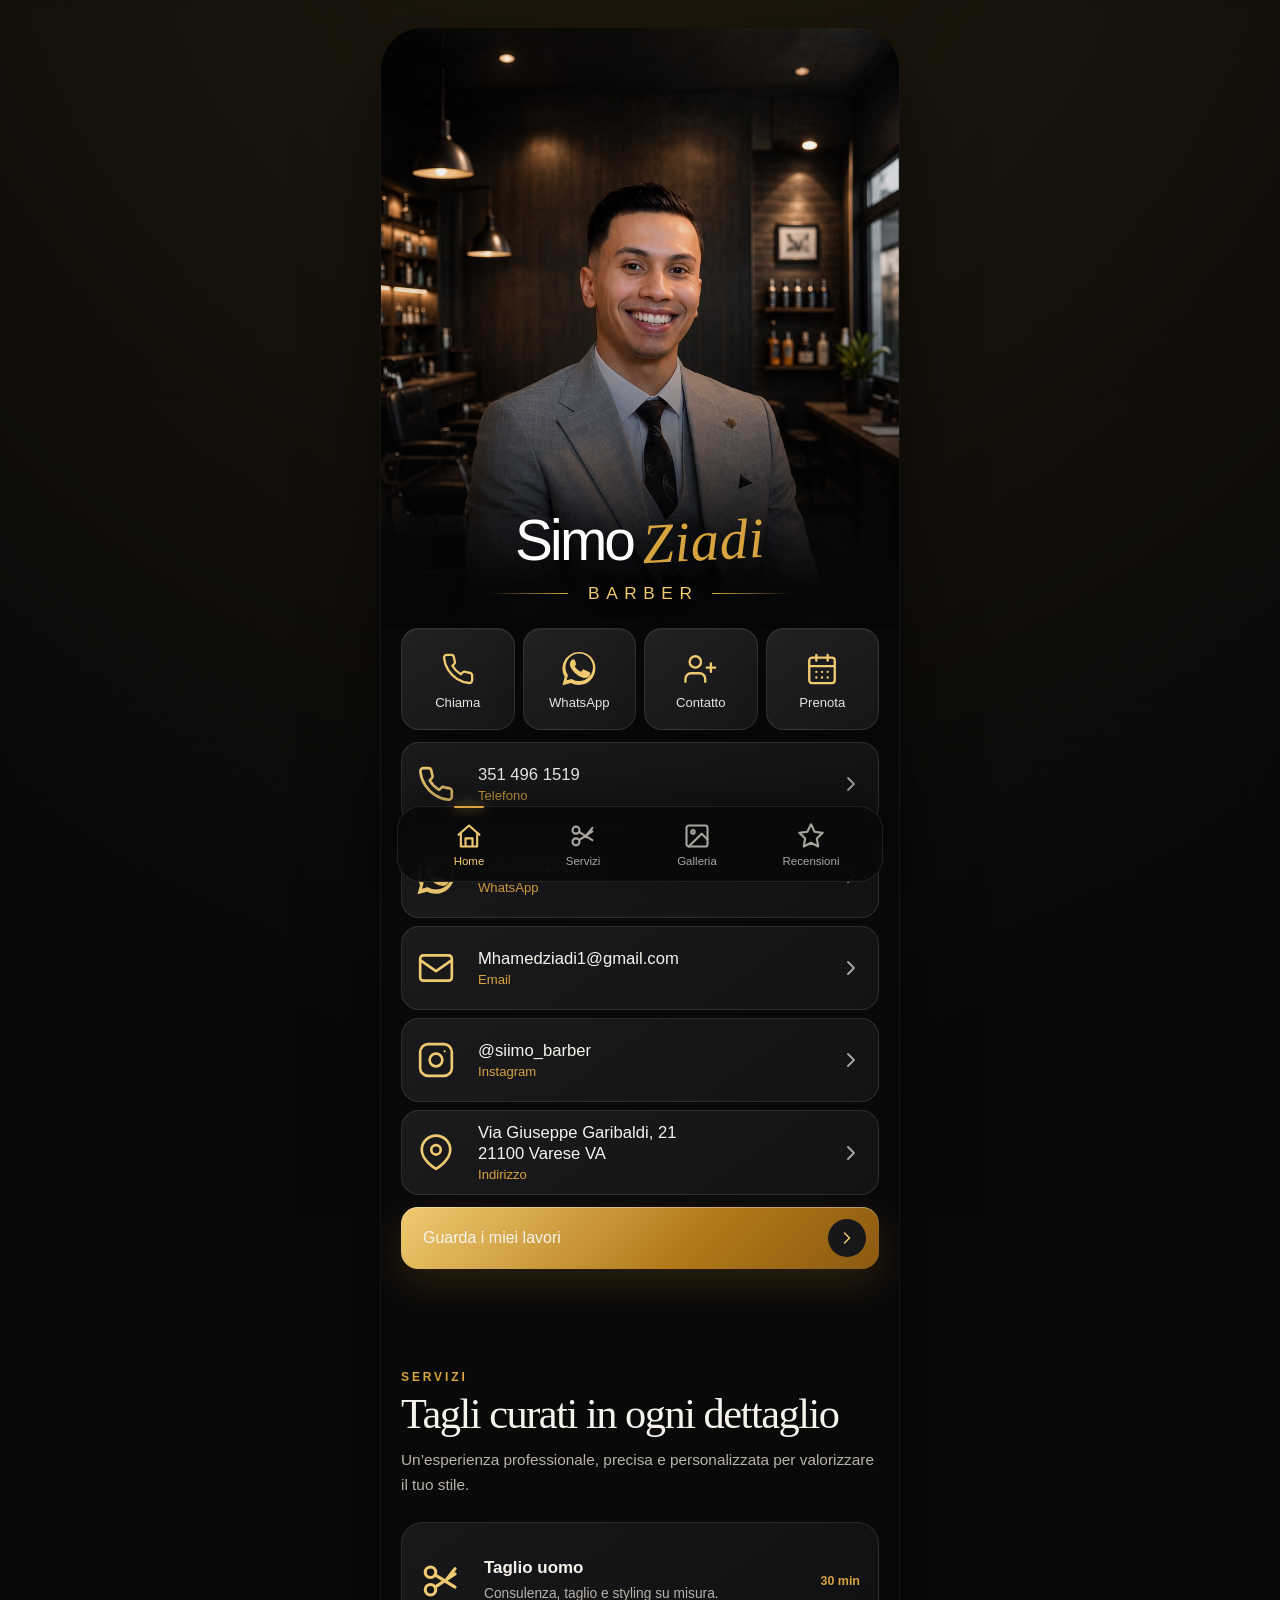
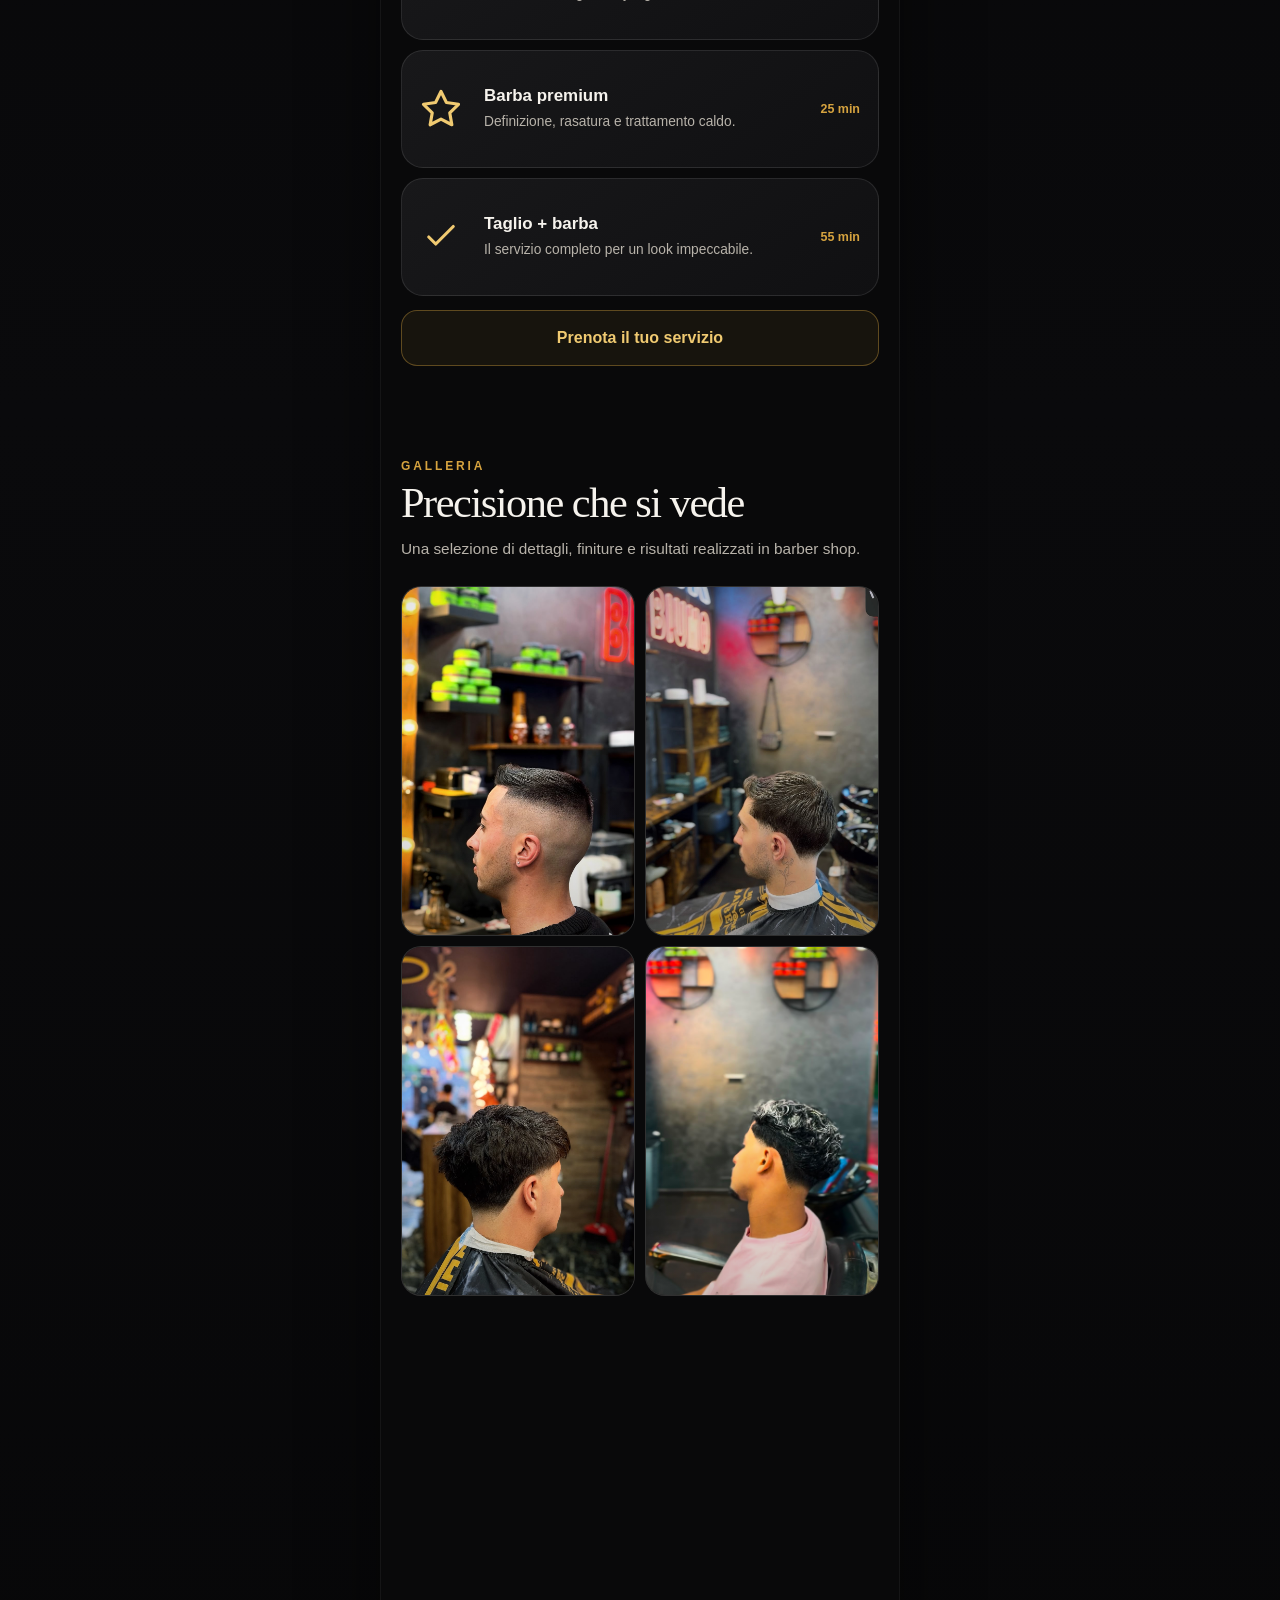
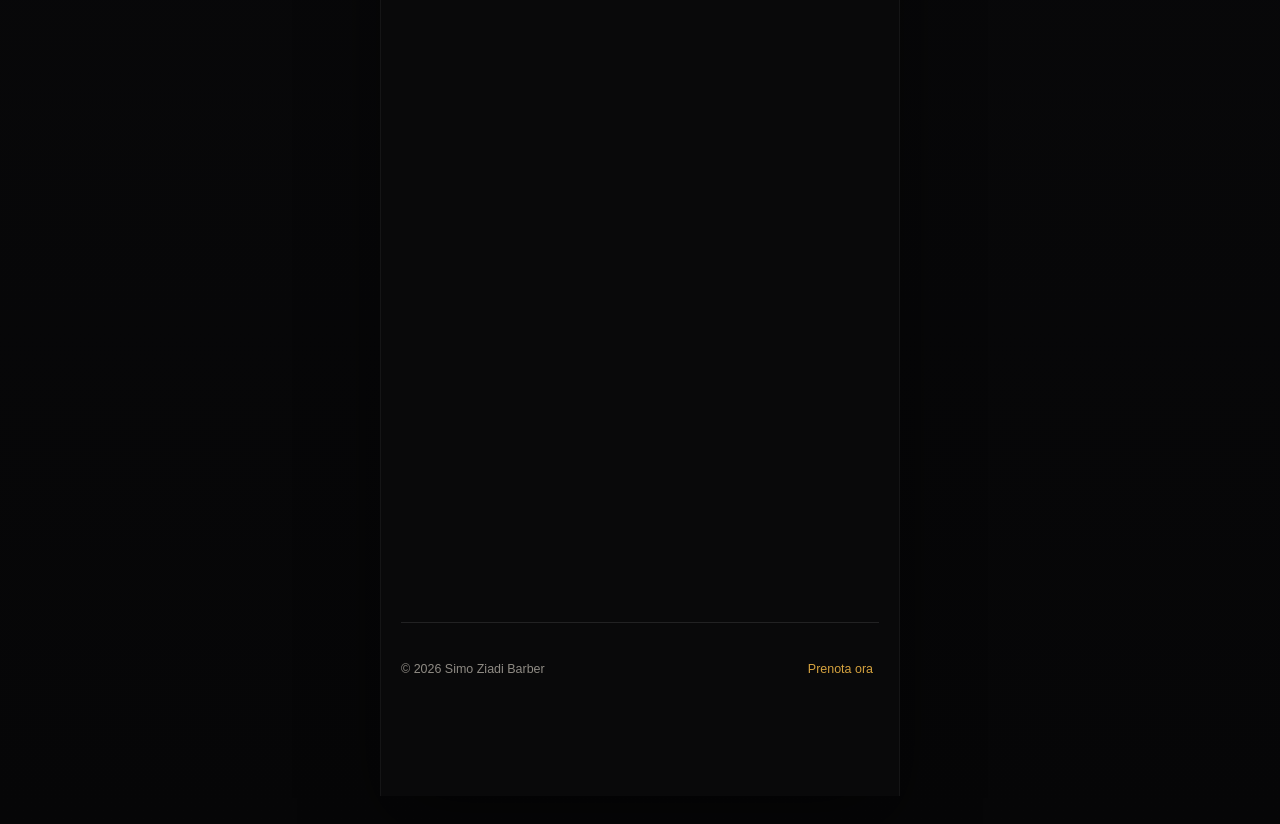
<file: index.html>
<!DOCTYPE html>
<html lang="it">
<head>
  <meta charset="UTF-8" />
  <meta name="viewport" content="width=device-width, initial-scale=1.0, viewport-fit=cover" />
  <meta name="theme-color" content="#0b0b0c" />
  <meta name="description" content="Simo Ziadi Barber — precisione, stile e sicurezza. Prenota il tuo appuntamento a Varese." />
  <title>Simo Ziadi Barber</title>
  <link rel="manifest" href="manifest.webmanifest" />
  <link rel="stylesheet" href="styles.css?v=4" />
</head>
<body>
  <svg class="svg-sprite" aria-hidden="true" focusable="false">
    <symbol id="i-phone" viewBox="0 0 24 24"><path d="M22 16.9v3a2 2 0 0 1-2.18 2 19.8 19.8 0 0 1-8.63-3.07 19.5 19.5 0 0 1-6-6A19.8 19.8 0 0 1 2.12 4.18 2 2 0 0 1 4.11 2h3a2 2 0 0 1 2 1.72c.12.9.33 1.78.62 2.63a2 2 0 0 1-.45 2.11L8 9.73a16 16 0 0 0 6 6l1.27-1.27a2 2 0 0 1 2.11-.45c.85.29 1.73.5 2.63.62A2 2 0 0 1 22 16.9z"/></symbol>
    <symbol id="i-whatsapp" viewBox="0 0 24 24"><path d="M20.5 3.5A11.8 11.8 0 0 0 1.9 17.7L.3 23.5l6-1.6A11.8 11.8 0 0 0 20.5 3.5zm-8.4 17a9.7 9.7 0 0 1-4.9-1.3l-.4-.2-3.6 1 1-3.5-.2-.4a9.7 9.7 0 1 1 8.1 4.4zm5.3-7.3c-.3-.1-1.7-.8-2-.9-.3-.1-.5-.1-.7.2-.2.3-.8.9-1 1.1-.2.2-.4.2-.7.1-1.7-.8-2.8-1.5-3.9-3.4-.3-.5.3-.5.8-1.6.1-.2.1-.4 0-.6-.1-.2-.7-1.7-.9-2.3-.2-.6-.5-.5-.7-.5h-.6c-.2 0-.6.1-.9.4-.3.3-1.2 1.2-1.2 2.9s1.2 3.3 1.4 3.6c.2.2 2.4 3.7 5.9 5.2 2.2.9 3.1 1 4.2.8.7-.1 2.2-.9 2.5-1.8.3-.9.3-1.7.2-1.8-.1-.2-.3-.3-.6-.4z"/></symbol>
    <symbol id="i-user-plus" viewBox="0 0 24 24"><path d="M15 21v-2a4 4 0 0 0-4-4H5a4 4 0 0 0-4 4v2"/><circle cx="8" cy="7" r="4"/><path d="M19 8v6M22 11h-6"/></symbol>
    <symbol id="i-user" viewBox="0 0 24 24"><circle cx="12" cy="8" r="4"/><path d="M4 21a8 8 0 0 1 16 0"/></symbol>
    <symbol id="i-note" viewBox="0 0 24 24"><path d="M4 4h16v16H4z"/><path d="M8 9h8M8 13h8M8 17h5"/></symbol>
    <symbol id="i-calendar" viewBox="0 0 24 24"><rect x="3" y="4" width="18" height="18" rx="2"/><path d="M16 2v4M8 2v4M3 10h18M8 14h.01M12 14h.01M16 14h.01M8 18h.01M12 18h.01M16 18h.01"/></symbol>
    <symbol id="i-mail" viewBox="0 0 24 24"><rect x="2" y="4" width="20" height="16" rx="2"/><path d="m22 7-10 7L2 7"/></symbol>
    <symbol id="i-instagram" viewBox="0 0 24 24"><rect x="2" y="2" width="20" height="20" rx="5"/><circle cx="12" cy="12" r="4"/><circle cx="17.5" cy="6.5" r=".7" fill="currentColor" stroke="none"/></symbol>
    <symbol id="i-map" viewBox="0 0 24 24"><path d="M21 10c0 7-9 12-9 12S3 17 3 10a9 9 0 1 1 18 0z"/><circle cx="12" cy="10" r="3"/></symbol>
    <symbol id="i-chevron" viewBox="0 0 24 24"><path d="m9 18 6-6-6-6"/></symbol>
    <symbol id="i-home" viewBox="0 0 24 24"><path d="m3 11 9-8 9 8"/><path d="M5 10v11h14V10M9 21v-7h6v7"/></symbol>
    <symbol id="i-scissors" viewBox="0 0 24 24"><circle cx="6" cy="7" r="3"/><circle cx="6" cy="17" r="3"/><path d="m8.6 8.5 11.4 7M8.6 15.5 20 8M14.5 12 20 5"/></symbol>
    <symbol id="i-image" viewBox="0 0 24 24"><rect x="3" y="3" width="18" height="18" rx="2"/><circle cx="8.5" cy="8.5" r="1.5"/><path d="m21 15-5-5L5 21"/></symbol>
    <symbol id="i-star" viewBox="0 0 24 24"><path d="m12 2 3.1 6.3L22 9.3l-5 4.9 1.2 6.8L12 17.8 5.8 21 7 14.2 2 9.3l6.9-1z"/></symbol>
    <symbol id="i-clock" viewBox="0 0 24 24"><circle cx="12" cy="12" r="9"/><path d="M12 7v5l3 2"/></symbol>
    <symbol id="i-x" viewBox="0 0 24 24"><path d="M18 6 6 18M6 6l12 12"/></symbol>
    <symbol id="i-check" viewBox="0 0 24 24"><path d="m5 12 4 4L19 6"/></symbol>
  </svg>

  <div class="ambient ambient-one"></div>
  <div class="ambient ambient-two"></div>

  <main class="app-shell">
    <section class="hero" id="home" aria-labelledby="hero-title">
      <img src="assets/mohammed-ziadi.png" alt="Mohammed Ziadi nel suo barber shop" class="hero-image" fetchpriority="high" />
      <div class="hero-overlay"></div>
      <div class="hero-brand reveal">
        <h1 id="hero-title"><span>Simo</span> <em>Ziadi</em></h1>
        <div class="barber-line"><span></span><strong>BARBER</strong><span></span></div>
      </div>
    </section>

    <section class="content-card" aria-label="Contatti e prenotazioni">
      <div class="quick-actions reveal delay-1">
        <a class="quick-action" href="tel:+393514961519" aria-label="Chiama Mohammed">
          <svg><use href="#i-phone"></use></svg><span>Chiama</span>
        </a>
        <a class="quick-action" href="https://wa.me/393514961519?text=Ciao%20Simo%2C%20vorrei%20prenotare%20un%20appuntamento." target="_blank" rel="noopener" aria-label="Scrivi su WhatsApp">
          <svg><use href="#i-whatsapp"></use></svg><span>WhatsApp</span>
        </a>
        <button class="quick-action" id="save-contact" type="button" aria-label="Salva il contatto">
          <svg><use href="#i-user-plus"></use></svg><span>Contatto</span>
        </button>
        <button class="quick-action" data-open-booking type="button" aria-label="Prenota un appuntamento">
          <svg><use href="#i-calendar"></use></svg><span>Prenota</span>
        </button>
      </div>

      <div class="contact-list reveal delay-2">
        <a class="contact-row" href="tel:+393514961519">
          <svg class="contact-icon"><use href="#i-phone"></use></svg>
          <span class="contact-copy"><strong>351 496 1519</strong><small>Telefono</small></span>
          <svg class="chevron"><use href="#i-chevron"></use></svg>
        </a>
        <a class="contact-row" href="https://wa.me/393514961519?text=Ciao%20Simo%2C%20vorrei%20prenotare%20un%20appuntamento." target="_blank" rel="noopener">
          <svg class="contact-icon"><use href="#i-whatsapp"></use></svg>
          <span class="contact-copy"><strong>351 496 1519</strong><small>WhatsApp</small></span>
          <svg class="chevron"><use href="#i-chevron"></use></svg>
        </a>
        <a class="contact-row" href="mailto:Mhamedziadi1@gmail.com">
          <svg class="contact-icon"><use href="#i-mail"></use></svg>
          <span class="contact-copy"><strong>Mhamedziadi1@gmail.com</strong><small>Email</small></span>
          <svg class="chevron"><use href="#i-chevron"></use></svg>
        </a>
        <a class="contact-row" href="https://www.instagram.com/siimo_barber/" target="_blank" rel="noopener">
          <svg class="contact-icon"><use href="#i-instagram"></use></svg>
          <span class="contact-copy"><strong>@siimo_barber</strong><small>Instagram</small></span>
          <svg class="chevron"><use href="#i-chevron"></use></svg>
        </a>
        <a class="contact-row" href="https://www.google.com/maps/search/?api=1&query=Via+Giuseppe+Garibaldi+21,+21100+Varese+VA" target="_blank" rel="noopener">
          <svg class="contact-icon"><use href="#i-map"></use></svg>
          <span class="contact-copy"><strong>Via Giuseppe Garibaldi, 21<br />21100 Varese VA</strong><small>Indirizzo</small></span>
          <svg class="chevron"><use href="#i-chevron"></use></svg>
        </a>
      </div>

      <a class="gold-cta reveal delay-3" href="#gallery">
        <span>Guarda i miei lavori</span><span class="cta-arrow"><svg><use href="#i-chevron"></use></svg></span>
      </a>
    </section>

    <section class="section services-section" id="services" aria-labelledby="services-title">
      <div class="section-heading reveal">
        <span class="eyebrow">Servizi</span>
        <h2 id="services-title">Tagli curati in ogni dettaglio</h2>
        <p>Un’esperienza professionale, precisa e personalizzata per valorizzare il tuo stile.</p>
      </div>
      <div class="services-grid">
        <article class="service-card reveal"><svg><use href="#i-scissors"></use></svg><div><h3>Taglio uomo</h3><p>Consulenza, taglio e styling su misura.</p></div><strong>30 min</strong></article>
        <article class="service-card reveal delay-1"><svg><use href="#i-star"></use></svg><div><h3>Barba premium</h3><p>Definizione, rasatura e trattamento caldo.</p></div><strong>25 min</strong></article>
        <article class="service-card reveal delay-2"><svg><use href="#i-check"></use></svg><div><h3>Taglio + barba</h3><p>Il servizio completo per un look impeccabile.</p></div><strong>55 min</strong></article>
      </div>
      <button class="secondary-cta reveal" data-open-booking type="button">Prenota il tuo servizio</button>
    </section>

    <section class="section gallery-section" id="gallery" aria-labelledby="gallery-title">
      <div class="section-heading reveal">
        <span class="eyebrow">Galleria</span>
        <h2 id="gallery-title">Precisione che si vede</h2>
        <p>Una selezione di dettagli, finiture e risultati realizzati in barber shop.</p>
      </div>
      <div class="gallery-grid">
        <button class="gallery-item tall reveal" data-gallery="0" aria-label="Apri immagine 1"><img src="assets/photo 1.jpeg" alt="Barber professionista in abito grigio" loading="lazy" /></button>
        <button class="gallery-item tall reveal" data-gallery="1" aria-label="Apri immagine 2"><img src="assets/photo 2.jpeg" alt="Dettaglio del barber shop" loading="lazy" /></button>
        <button class="gallery-item tall reveal" data-gallery="2" aria-label="Apri immagine 3"><img src="assets/photo 3.jpeg" alt="Ritratto di Mohammed Ziadi" loading="lazy" /></button>
        <button class="gallery-item tall reveal" data-gallery="3" aria-label="Apri immagine 4"><img src="assets/photo 4.jpeg" alt="Stile professionale e sartoriale" loading="lazy" /></button>
      </div>
    </section>

    <section class="section reviews-section" id="reviews" aria-labelledby="reviews-title">
      <div class="section-heading reveal">
        <span class="eyebrow">Recensioni</span>
        <h2 id="reviews-title">La fiducia dei clienti</h2>
      </div>
      <div class="rating-summary reveal">
        <strong>5.0</strong>
        <div><div class="stars" aria-label="5 stelle">★★★★★</div><span>Servizio, precisione e attenzione</span></div>
      </div>
      <div class="review-track" aria-label="Recensioni clienti">
        <article class="review-card reveal"><div class="stars">★★★★★</div><p>“Ambiente elegante, taglio preciso e grande attenzione ai dettagli. Esperienza eccellente.”</p><strong>— Marco R.</strong></article>
        <article class="review-card reveal delay-1"><div class="stars">★★★★★</div><p>“Professionale, puntuale e molto disponibile. Il risultato è sempre impeccabile.”</p><strong>— Luca B.</strong></article>
        <article class="review-card reveal delay-2"><div class="stars">★★★★★</div><p>“Finalmente un barber capace di capire subito lo stile che cerco. Consigliatissimo.”</p><strong>— Andrea M.</strong></article>
      </div>
      <a class="secondary-cta reveal" href="https://www.google.com/maps/search/?api=1&query=Via+Giuseppe+Garibaldi+21,+21100+Varese+VA" target="_blank" rel="noopener">Apri su Google Maps</a>
    </section>

    <footer class="footer">
      <p>© <span id="year"></span> Simo Ziadi Barber</p>
      <button type="button" data-open-booking>Prenota ora</button>
    </footer>
  </main>

  <nav class="bottom-nav" aria-label="Navigazione principale">
    <a href="#home" class="active" aria-current="page"><svg aria-hidden="true"><use href="#i-home"></use></svg><span>Home</span></a>
    <a href="#services"><svg aria-hidden="true"><use href="#i-scissors"></use></svg><span>Servizi</span></a>
    <a href="#gallery"><svg aria-hidden="true"><use href="#i-image"></use></svg><span>Galleria</span></a>
    <a href="#reviews"><svg aria-hidden="true"><use href="#i-star"></use></svg><span>Recensioni</span></a>
  </nav>

  <dialog class="booking-modal" id="booking-modal" aria-labelledby="booking-title">
    <form class="booking-panel" id="booking-form" novalidate autocomplete="on">
      <button class="modal-close" id="close-booking" type="button" aria-label="Chiudi finestra"><svg aria-hidden="true"><use href="#i-x"></use></svg></button>
      <span class="eyebrow">Prenotazione</span>
      <h2 id="booking-title">Richiedi un appuntamento</h2>
      <p>Compila i dati: la richiesta verrà preparata su WhatsApp.</p>

      <div class="field-group" data-field="name">
        <label class="field-label" for="name">Nome e cognome <span aria-hidden="true">*</span></label>
        <div class="form-control">
          <svg class="form-control-icon" aria-hidden="true"><use href="#i-user"></use></svg>
          <input id="name" name="name" type="text" autocomplete="name" minlength="2" maxlength="80" placeholder="Il tuo nome" aria-describedby="name-error" required />
        </div>
        <small class="field-error" id="name-error" aria-live="polite"></small>
      </div>

      <div class="field-group" data-field="phone">
        <label class="field-label" for="phone">Telefono <span aria-hidden="true">*</span></label>
        <div class="form-control">
          <svg class="form-control-icon" aria-hidden="true"><use href="#i-phone"></use></svg>
          <input id="phone" name="phone" type="tel" autocomplete="tel" inputmode="tel" maxlength="24" placeholder="+39 351 496 1519" aria-describedby="phone-error" required />
        </div>
        <small class="field-error" id="phone-error" aria-live="polite"></small>
      </div>

      <div class="field-group" data-field="service">
        <label class="field-label" for="service">Servizio <span aria-hidden="true">*</span></label>
        <div class="form-control">
          <svg class="form-control-icon" aria-hidden="true"><use href="#i-scissors"></use></svg>
          <select id="service" name="service" aria-describedby="service-error" required>
            <option value="">Seleziona un servizio</option>
            <option value="Taglio uomo">Taglio uomo</option>
            <option value="Barba premium">Barba premium</option>
            <option value="Taglio + barba">Taglio + barba</option>
          </select>
        </div>
        <small class="field-error" id="service-error" aria-live="polite"></small>
      </div>

      <div class="form-row date-time-row">
        <div class="field-group" data-field="date">
          <label class="field-label" for="date">Data <span aria-hidden="true">*</span></label>
          <div class="form-control picker-control" data-picker-for="date">
            <svg class="form-control-icon" aria-hidden="true"><use href="#i-calendar"></use></svg>
            <input id="date" name="date" type="date" lang="it-IT" aria-describedby="date-help date-error" required />
          </div>
          <small class="field-helper" id="date-help">Scegli una data da oggi in poi.</small>
          <small class="field-error" id="date-error" aria-live="polite"></small>
        </div>

        <div class="field-group" data-field="time">
          <label class="field-label" for="time">Ora <span aria-hidden="true">*</span></label>
          <div class="form-control">
            <svg class="form-control-icon" aria-hidden="true"><use href="#i-clock"></use></svg>
            <select id="time" name="time" aria-describedby="time-help time-error" required>
              <option value="">Seleziona un orario</option>
              <option value="09:00">09:00</option><option value="09:30">09:30</option>
              <option value="10:00">10:00</option><option value="10:30">10:30</option>
              <option value="11:00">11:00</option><option value="11:30">11:30</option>
              <option value="12:00">12:00</option><option value="12:30">12:30</option>
              <option value="13:00">13:00</option><option value="13:30">13:30</option>
              <option value="14:00">14:00</option><option value="14:30">14:30</option>
              <option value="15:00">15:00</option><option value="15:30">15:30</option>
              <option value="16:00">16:00</option><option value="16:30">16:30</option>
              <option value="17:00">17:00</option><option value="17:30">17:30</option>
              <option value="18:00">18:00</option><option value="18:30">18:30</option>
              <option value="19:00">19:00</option><option value="19:30">19:30</option>
            </select>
          </div>
          <small class="field-helper" id="time-help">Orari disponibili ogni 30 minuti.</small>
          <small class="field-error" id="time-error" aria-live="polite"></small>
        </div>
      </div>

      <div class="field-group" data-field="notes">
        <label class="field-label" for="notes">Note <span class="optional">facoltative</span></label>
        <div class="form-control textarea-control">
          <svg class="form-control-icon" aria-hidden="true"><use href="#i-note"></use></svg>
          <textarea id="notes" name="notes" rows="3" maxlength="250" placeholder="Preferenze o richieste particolari" aria-describedby="notes-help notes-error"></textarea>
        </div>
        <div class="field-meta"><small class="field-helper" id="notes-help">Massimo 250 caratteri.</small><small id="notes-count">0/250</small></div>
        <small class="field-error" id="notes-error" aria-live="polite"></small>
      </div>

      <div class="form-message" id="form-message" role="status" aria-live="polite"></div>
      <button class="gold-cta submit-booking" type="submit"><span>Continua su WhatsApp</span><span class="cta-arrow"><svg aria-hidden="true"><use href="#i-whatsapp"></use></svg></span></button>
    </form>
  </dialog>

  <dialog class="gallery-modal" id="gallery-modal" aria-label="Anteprima galleria">
    <button class="modal-close gallery-close" type="button" aria-label="Chiudi anteprima"><svg><use href="#i-x"></use></svg></button>
    <img src="assets/mohammed-ziadi.png" alt="Anteprima del lavoro" />
  </dialog>

  <div class="toast" id="toast" role="status" aria-live="polite"></div>
  <script src="script.js?v=4"></script>
</body>
</html>
</file>
<file: styles.css>
:root {
  --bg: #070708;
  --panel: #111113;
  --panel-2: #18181b;
  --line: rgba(255,255,255,.10);
  --line-strong: rgba(255,255,255,.16);
  --text: #f6f3ed;
  --muted: #b8b3aa;
  --gold: #d6a33f;
  --gold-light: #f0ca71;
  --gold-dark: #986616;
  --shadow: 0 28px 80px rgba(0,0,0,.48);
  --radius: 22px;
  --safe-bottom: env(safe-area-inset-bottom, 0px);
}
* { box-sizing: border-box; }
html { scroll-behavior: smooth; scroll-padding-bottom: calc(96px + var(--safe-bottom)); background: var(--bg); }
body {
  margin: 0;
  min-width: 320px;
  font-family: Inter, ui-sans-serif, -apple-system, BlinkMacSystemFont, "Segoe UI", sans-serif;
  color: var(--text);
  background:
    radial-gradient(circle at 50% -5%, rgba(214,163,63,.14), transparent 30%),
    linear-gradient(180deg, #050506 0%, #0a0a0c 50%, #060607 100%);
  overflow-x: hidden;
}
button, input, select, textarea { font: inherit; }
a { color: inherit; text-decoration: none; }
button { color: inherit; }
svg { display: block; width: 1em; height: 1em; overflow: visible; fill: none; stroke: currentColor; stroke-width: 1.8; stroke-linecap: round; stroke-linejoin: round; }
.svg-sprite { position: absolute; width: 0; height: 0; overflow: hidden; }
.svg-sprite .fill { fill: currentColor; stroke: none; }
.ambient { position: fixed; border-radius: 50%; filter: blur(100px); pointer-events: none; opacity: .22; z-index: -1; }
.ambient-one { width: 360px; height: 360px; background: #b57c21; top: 5%; left: -160px; }
.ambient-two { width: 420px; height: 420px; background: #4a3210; bottom: 10%; right: -220px; }
.app-shell {
  width: min(100%, 520px);
  margin: 0 auto;
  background: #09090a;
  min-height: 100vh;
  box-shadow: var(--shadow);
  border-left: 1px solid rgba(255,255,255,.05);
  border-right: 1px solid rgba(255,255,255,.05);
  padding-bottom: calc(96px + var(--safe-bottom));
}
.hero { position: relative; height: 600px; overflow: hidden; scroll-margin-top: 0; background: #131313; }
.hero-image { width: 100%; height: 100%; object-fit: cover; object-position: 50% 28%; display: block; transform: scale(1.01); }
.hero-overlay { position: absolute; inset: 0; background: linear-gradient(180deg, rgba(0,0,0,.03) 10%, rgba(0,0,0,.08) 44%, rgba(5,5,6,.98) 93%); }
.hero-brand { position: absolute; left: 20px; right: 20px; bottom: 24px; text-align: center; text-shadow: 0 3px 20px rgba(0,0,0,.6); }
.hero-brand h1 { margin: 0; display: flex; justify-content: center; align-items: baseline; gap: 9px; font-weight: 500; letter-spacing: -.05em; font-size: clamp(2.45rem, 10vw, 3.55rem); line-height: .95; }
.hero-brand h1 span { color: #fff; }
.hero-brand h1 em { color: var(--gold); font-family: "Brush Script MT", "Segoe Script", cursive; font-weight: 500; letter-spacing: .01em; transform: rotate(-3deg); }
.barber-line { margin-top: 15px; display: flex; align-items: center; justify-content: center; gap: 14px; }
.barber-line span { width: 80px; height: 1px; background: linear-gradient(90deg, transparent, var(--gold)); }
.barber-line span:last-child { background: linear-gradient(90deg, var(--gold), transparent); }
.barber-line strong { color: var(--gold-light); font-size: 1.08rem; letter-spacing: .38em; font-weight: 500; padding-left: .38em; }
.scissor-mark { color: var(--gold); height: 14px; font-size: 1rem; margin-top: 2px; }
.hero-brand p { margin: 4px 0 0; color: #dedbd5; font-size: 1rem; letter-spacing: .01em; }
.content-card { padding: 0 20px 28px; }
.quick-actions { display: grid; grid-template-columns: repeat(4, 1fr); gap: 8px; }
.quick-action {
  min-width: 0; min-height: 102px; padding: 14px 5px 11px; border-radius: 18px; border: 1px solid var(--line);
  background: linear-gradient(145deg, rgba(34,34,37,.96), rgba(22,22,24,.98));
  box-shadow: inset 0 1px 0 rgba(255,255,255,.04), 0 10px 30px rgba(0,0,0,.22);
  display: flex; flex-direction: column; align-items: center; justify-content: center; gap: 9px; cursor: pointer;
  transition: transform .24s ease, border-color .24s ease, background .24s ease, box-shadow .24s ease;
}
.quick-action:hover, .quick-action:focus-visible { transform: translateY(-3px); border-color: rgba(214,163,63,.45); background: linear-gradient(145deg, #28251f, #1a1917); box-shadow: 0 14px 35px rgba(0,0,0,.32); outline: none; }
.quick-action:active { transform: scale(.97); }
.quick-action svg { width: 34px; height: 34px; color: var(--gold-light); stroke-width: 1.65; }
.quick-action:nth-child(2) svg { fill: var(--gold-light); stroke: none; }
.quick-action span { font-size: .82rem; color: #e8e4dc; white-space: nowrap; }
.contact-list { display: grid; gap: 8px; margin-top: 12px; }
.contact-row { min-height: 84px; display: grid; grid-template-columns: 50px 1fr 24px; align-items: center; gap: 11px; padding: 12px 15px; border: 1px solid var(--line); border-radius: 18px; background: linear-gradient(145deg, rgba(27,27,30,.98), rgba(19,19,21,.98)); transition: transform .22s ease, border-color .22s ease, background .22s ease; }
.contact-row:hover, .contact-row:focus-visible { transform: translateX(3px); border-color: rgba(214,163,63,.42); background: #202022; outline: none; }
.contact-icon { width: 38px; height: 38px; color: var(--gold-light); stroke-width: 1.65; }
.contact-row:nth-child(2) .contact-icon { fill: var(--gold-light); stroke: none; }
.contact-copy { min-width: 0; display: flex; flex-direction: column; gap: 3px; }
.contact-copy strong { font-size: 1.04rem; font-weight: 450; line-height: 1.24; overflow-wrap: anywhere; }
.contact-copy small { color: var(--gold); font-size: .82rem; }
.chevron { width: 24px; height: 24px; color: #aaa; }
.gold-cta, .secondary-cta { border: 0; cursor: pointer; }
.gold-cta { margin-top: 12px; width: 100%; min-height: 62px; border-radius: 17px; padding: 0 13px 0 22px; background: linear-gradient(135deg, var(--gold-light), #b17717 62%, #8a5a12); box-shadow: inset 0 1px 0 rgba(255,255,255,.34), 0 14px 40px rgba(159,104,17,.24); display: flex; align-items: center; justify-content: space-between; font-size: 1rem; transition: transform .24s ease, filter .24s ease, box-shadow .24s ease; }
.gold-cta:hover, .gold-cta:focus-visible { transform: translateY(-2px); filter: brightness(1.07); box-shadow: 0 18px 45px rgba(159,104,17,.35); outline: none; }
.cta-arrow { width: 38px; height: 38px; display: grid; place-items: center; border-radius: 50%; color: var(--gold-light); background: #171719; }
.cta-arrow svg { width: 20px; height: 20px; }
.section { padding: 70px 20px 20px; scroll-margin-top: 40px; }
.section-heading { margin-bottom: 25px; }
.eyebrow { color: var(--gold); font-size: .75rem; font-weight: 700; letter-spacing: .24em; text-transform: uppercase; }
.section-heading h2, .booking-panel h2 { margin: 7px 0 10px; font-family: Georgia, "Times New Roman", serif; font-weight: 500; font-size: clamp(2rem, 7vw, 2.65rem); line-height: 1.05; letter-spacing: -.035em; }
.section-heading p, .booking-panel > p { margin: 0; color: var(--muted); line-height: 1.65; font-size: .96rem; }
.services-grid { display: grid; gap: 10px; }
.service-card { min-height: 118px; display: grid; grid-template-columns: 50px 1fr auto; align-items: center; gap: 14px; padding: 18px; border: 1px solid var(--line); border-radius: var(--radius); background: linear-gradient(145deg, #18181a, #101012); }
.service-card > svg { width: 42px; height: 42px; color: var(--gold-light); }
.service-card h3 { margin: 0 0 6px; font-size: 1.06rem; font-weight: 600; }
.service-card p { margin: 0; color: var(--muted); line-height: 1.45; font-size: .86rem; }
.service-card strong { color: var(--gold); font-size: .78rem; font-weight: 600; white-space: nowrap; }
.secondary-cta { margin-top: 14px; width: 100%; display: grid; place-items: center; min-height: 56px; border: 1px solid rgba(214,163,63,.38); border-radius: 16px; background: rgba(214,163,63,.07); color: var(--gold-light); font-weight: 600; transition: background .22s ease, transform .22s ease; }
.secondary-cta:hover, .secondary-cta:focus-visible { background: rgba(214,163,63,.14); transform: translateY(-2px); outline: none; }
.gallery-grid { display: grid; grid-template-columns: 1fr 1fr; grid-auto-rows: 170px; gap: 10px; }
.gallery-item { position: relative; padding: 0; border: 1px solid var(--line); border-radius: 20px; overflow: hidden; background: #181818; cursor: zoom-in; }
.gallery-item.tall { grid-row: span 2; }
.gallery-item.wide { grid-column: span 2; }
.gallery-item img { width: 100%; height: 100%; object-fit: cover; object-position: 50% 28%; display: block; transition: transform .5s cubic-bezier(.2,.7,.2,1), filter .4s ease; }
.gallery-item::after { content: ""; position: absolute; inset: 0; background: linear-gradient(180deg, transparent 55%, rgba(0,0,0,.28)); opacity: .7; transition: opacity .3s ease; }
.gallery-item:hover img, .gallery-item:focus-visible img { transform: scale(1.055); filter: brightness(1.08); }
.gallery-item:hover::after { opacity: .2; }
.gallery-item:focus-visible { outline: 2px solid var(--gold); outline-offset: 2px; }
.crop-top img { object-position: 50% 7%; }
.crop-face img { object-position: 50% 38%; transform: scale(1.7); }
.crop-face:hover img { transform: scale(1.82); }
.crop-suit img { object-position: 50% 72%; }
.rating-summary { display: flex; align-items: center; gap: 18px; padding: 20px; border: 1px solid var(--line); border-radius: var(--radius); background: linear-gradient(145deg, #19191b, #111113); }
.rating-summary > strong { font-family: Georgia, serif; font-size: 3.3rem; font-weight: 500; }
.rating-summary span { color: var(--muted); font-size: .84rem; }
.stars { color: var(--gold-light); letter-spacing: .12em; font-size: .95rem; }
.review-track { display: grid; gap: 10px; margin-top: 10px; }
.review-card { padding: 20px; border: 1px solid var(--line); border-radius: var(--radius); background: #131315; }
.review-card p { margin: 10px 0 14px; color: #ddd8cf; line-height: 1.65; }
.review-card strong { color: var(--gold); font-size: .82rem; }
.footer { margin: 55px 20px 0; padding: 26px 0 12px; border-top: 1px solid var(--line); display: flex; justify-content: space-between; align-items: center; gap: 20px; color: #8f8b84; font-size: .78rem; }
.footer button { border: 0; background: none; color: var(--gold); cursor: pointer; }
.bottom-nav { position: fixed; z-index: 50; left: 50%; bottom: 0; transform: translateX(-50%); width: min(100%, 520px); height: calc(82px + var(--safe-bottom)); padding: 9px 14px calc(9px + var(--safe-bottom)); display: grid; grid-template-columns: repeat(4, 1fr); background: rgba(9,9,10,.92); border-top: 1px solid rgba(255,255,255,.10); backdrop-filter: blur(18px) saturate(130%); box-shadow: 0 -14px 40px rgba(0,0,0,.35); }
.bottom-nav a { position: relative; display: flex; flex-direction: column; align-items: center; justify-content: center; gap: 5px; color: #a9a6a0; font-size: .72rem; touch-action: manipulation; user-select: none; -webkit-tap-highlight-color: transparent; transition: color .2s ease, transform .2s ease, background .2s ease; }
.bottom-nav a svg { width: 28px; height: 28px; pointer-events: none; }
.bottom-nav a:hover, .bottom-nav a:focus-visible { color: var(--gold-light); outline: none; }
.bottom-nav a:focus-visible { background: rgba(214,163,63,.08); border-radius: 14px; }
.bottom-nav a:active { transform: scale(.94); }
.bottom-nav a.active { color: var(--gold-light); }
.bottom-nav a.active::before { content: ""; position: absolute; top: -9px; width: 30px; height: 2px; border-radius: 5px; background: var(--gold); box-shadow: 0 0 12px var(--gold); }
.booking-modal, .gallery-modal { border: 0; padding: 0; background: transparent; color: var(--text); max-width: none; max-height: none; }
.booking-modal::backdrop, .gallery-modal::backdrop { background: rgba(0,0,0,.78); backdrop-filter: blur(8px); }
.booking-modal[open] .booking-panel { animation: booking-in .28s cubic-bezier(.2,.75,.25,1) both; }
@keyframes booking-in { from { opacity: 0; transform: translateY(16px) scale(.985); } to { opacity: 1; transform: none; } }
.booking-panel {
  position: relative;
  width: min(calc(100vw - 24px), 490px);
  max-height: min(92vh, 790px);
  max-height: min(92dvh, 790px);
  overflow-y: auto;
  overscroll-behavior: contain;
  -webkit-overflow-scrolling: touch;
  padding: 30px 22px 24px;
  border: 1px solid var(--line-strong);
  border-radius: 28px;
  background: linear-gradient(155deg, #1b1b1e, #0f0f11);
  box-shadow: 0 30px 100px rgba(0,0,0,.6);
}
.modal-close { position: absolute; top: 15px; right: 15px; width: 42px; height: 42px; display: grid; place-items: center; border: 1px solid var(--line); border-radius: 50%; background: #252528; cursor: pointer; z-index: 5; transition: transform .2s ease, border-color .2s ease, background .2s ease; touch-action: manipulation; -webkit-tap-highlight-color: transparent; }
.modal-close:hover, .modal-close:focus-visible { transform: rotate(5deg) scale(1.06); border-color: rgba(214,163,63,.55); background: #302b22; outline: 2px solid rgba(240,202,113,.28); outline-offset: 2px; }
.modal-close:active { transform: scale(.92); }
.modal-close svg { width: 20px; height: 20px; pointer-events: none; }
.booking-panel > .modal-close { position: sticky; top: 0; margin-left: auto; margin-bottom: -42px; z-index: 10; }

.field-group { min-width: 0; margin-top: 15px; }
.field-label { display: flex; align-items: baseline; gap: 4px; margin-bottom: 7px; color: #ddd9d1; font-size: .84rem; font-weight: 560; }
.field-label > span[aria-hidden="true"] { color: var(--gold); }
.field-label .optional { margin-left: auto; color: #89857e; font-size: .72rem; font-weight: 450; }
.form-control {
  position: relative;
  display: flex;
  width: 100%;
  min-width: 0;
  min-height: 56px;
  align-items: center;
  gap: 11px;
  padding: 11px 13px;
  border: 1px solid rgba(255,255,255,.13);
  border-radius: 16px;
  background: linear-gradient(180deg, rgba(255,255,255,.05), rgba(255,255,255,.015)), #151517;
  box-shadow: inset 0 1px 0 rgba(255,255,255,.055), 0 10px 26px rgba(0,0,0,.16);
  transition: border-color .2s ease, box-shadow .2s ease, background .2s ease, transform .2s ease;
}
.form-control:hover { border-color: rgba(255,255,255,.2); }
.form-control { touch-action: manipulation; -webkit-tap-highlight-color: transparent; }
.form-control:focus-within {
  border-color: rgba(240,202,113,.86);
  background: linear-gradient(180deg, rgba(214,163,63,.075), rgba(255,255,255,.018)), #181716;
  box-shadow: 0 0 0 3px rgba(214,163,63,.13), inset 0 1px 0 rgba(255,255,255,.07), 0 12px 30px rgba(0,0,0,.21);
  transform: translateY(-1px);
}
.form-control-icon { display: block; flex: 0 0 auto; width: 23px; height: 23px; color: var(--gold-light); stroke-width: 1.65; pointer-events: none; }
.form-control input,
.form-control select,
.form-control textarea {
  display: block;
  width: 100%;
  min-width: 0;
  margin: 0;
  padding: 0;
  border: 0;
  border-radius: 0;
  outline: none;
  background: transparent;
  color: var(--text);
  -webkit-text-fill-color: var(--text);
  box-shadow: none;
  font-size: 1rem;
  line-height: 1.35;
}
.form-control input::placeholder, .form-control textarea::placeholder { color: #77736d; opacity: 1; }
.form-control select { min-height: 31px; appearance: auto; -webkit-appearance: menulist; color-scheme: dark; cursor: pointer; }
.form-control select option { background: #171719; color: #fff; }
.form-control textarea { min-height: 76px; resize: vertical; }
.textarea-control { align-items: flex-start; }
.textarea-control .form-control-icon { margin-top: 2px; }

/* Keep the browser's native iPhone/Android date picker fully usable. */
.picker-control { cursor: pointer; }
.form-control input[type="date"] {
  width: 100%;
  max-width: 100%;
  min-height: 31px;
  line-height: 1.35;
  color-scheme: dark;
  cursor: pointer;
  appearance: auto;
  -webkit-appearance: auto;
}
.form-control input[type="date"]::-webkit-date-and-time-value { min-height: 1.35em; text-align: left; }
.form-control input[type="date"]::-webkit-calendar-picker-indicator {
  min-width: 24px;
  min-height: 24px;
  margin: 0;
  padding: 2px;
  opacity: .88;
  cursor: pointer;
  filter: sepia(1) saturate(2.2) hue-rotate(353deg) brightness(1.22);
}

.form-row { display: grid; grid-template-columns: minmax(0, 1fr) minmax(0, 1fr); gap: 11px; }
.date-time-row { align-items: start; }
.field-helper, .field-error, .field-meta { display: block; margin-top: 6px; font-size: .72rem; line-height: 1.35; }
.field-helper, .field-meta { color: #8f8b84; }
.field-meta { display: flex; justify-content: space-between; gap: 12px; }
.field-error { min-height: 0; color: #ef8e8e; }
.field-error:empty { display: none; }
.field-group.has-error .form-control { border-color: #d76464; box-shadow: 0 0 0 3px rgba(215,100,100,.10); transform: none; }
.field-group.has-error .field-label { color: #f0c3c3; }
.form-message { min-height: 20px; margin-top: 13px; color: #ef8e8e; font-size: .82rem; line-height: 1.45; }
.submit-booking { border: 0; }
.submit-booking .cta-arrow svg { fill: currentColor; stroke: none; }
.gallery-modal { width: min(calc(100vw - 24px), 720px); }
.gallery-modal img { width: 100%; max-height: 88vh; object-fit: contain; display: block; border: 1px solid var(--line); border-radius: 24px; background: #0b0b0c; }
.gallery-close { position: fixed; top: 22px; right: 22px; }
.toast { position: fixed; z-index: 100; left: 50%; bottom: calc(96px + var(--safe-bottom)); transform: translate(-50%, 18px); width: max-content; max-width: calc(100vw - 30px); padding: 12px 16px; border: 1px solid rgba(214,163,63,.36); border-radius: 999px; background: #1b1812; color: #f4d58e; box-shadow: 0 16px 45px rgba(0,0,0,.4); opacity: 0; pointer-events: none; transition: opacity .25s ease, transform .25s ease; font-size: .84rem; }
.toast.show { opacity: 1; transform: translate(-50%, 0); }
.reveal { opacity: 0; transform: translateY(18px); transition: opacity .65s ease, transform .65s cubic-bezier(.2,.7,.2,1); }
.reveal.visible { opacity: 1; transform: none; }
.delay-1 { transition-delay: .08s; }
.delay-2 { transition-delay: .16s; }
.delay-3 { transition-delay: .24s; }
@media (min-width: 740px) {
  body { padding: 28px 0; }
  .app-shell { border-radius: 42px 42px 0 0; overflow: hidden; }
  .bottom-nav { bottom: 18px; border: 1px solid rgba(255,255,255,.10); border-radius: 24px; width: min(calc(100% - 40px), 486px); height: 76px; padding: 8px 14px; }
  .toast { bottom: 108px; }
}
@media (max-width: 560px) {
  .booking-panel { width: calc(100vw - 18px); padding: 26px 16px 20px; border-radius: 24px; }
  .booking-panel h2 { padding-right: 42px; }
  .form-row { grid-template-columns: 1fr; gap: 0; }
  .form-control { min-height: 54px; }
}
@media (max-width: 420px) {
  .hero { height: 560px; }
  .content-card { padding-left: 12px; padding-right: 12px; }
  .quick-actions { gap: 6px; }
  .quick-action { min-height: 94px; border-radius: 16px; }
  .quick-action svg { width: 30px; height: 30px; }
  .quick-action span { font-size: .7rem; }
  .contact-row { grid-template-columns: 42px 1fr 20px; min-height: 78px; padding: 11px 12px; }
  .contact-icon { width: 32px; height: 32px; }
  .contact-copy strong { font-size: .94rem; }
  .section { padding-left: 14px; padding-right: 14px; }
}
@media (prefers-reduced-motion: reduce) {
  html { scroll-behavior: auto; }
  *, *::before, *::after { animation-duration: .01ms !important; animation-iteration-count: 1 !important; transition-duration: .01ms !important; scroll-behavior: auto !important; }
  .reveal { opacity: 1; transform: none; }
}

/* v4 interaction and compatibility fixes */
.bottom-nav { isolation: isolate; }
.bottom-nav a span { pointer-events: none; }
.booking-modal[open], .gallery-modal[open] { overscroll-behavior: contain; }
.form-control input:focus-visible,
.form-control select:focus-visible,
.form-control textarea:focus-visible { outline: none; }
.form-control input[type="date"] { touch-action: manipulation; }
.form-control input[type="date"]::-webkit-calendar-picker-indicator { flex: 0 0 auto; }
@media (hover: none) {
  .bottom-nav a:hover { color: #a9a6a0; }
  .bottom-nav a.active:hover { color: var(--gold-light); }
}
</file>
